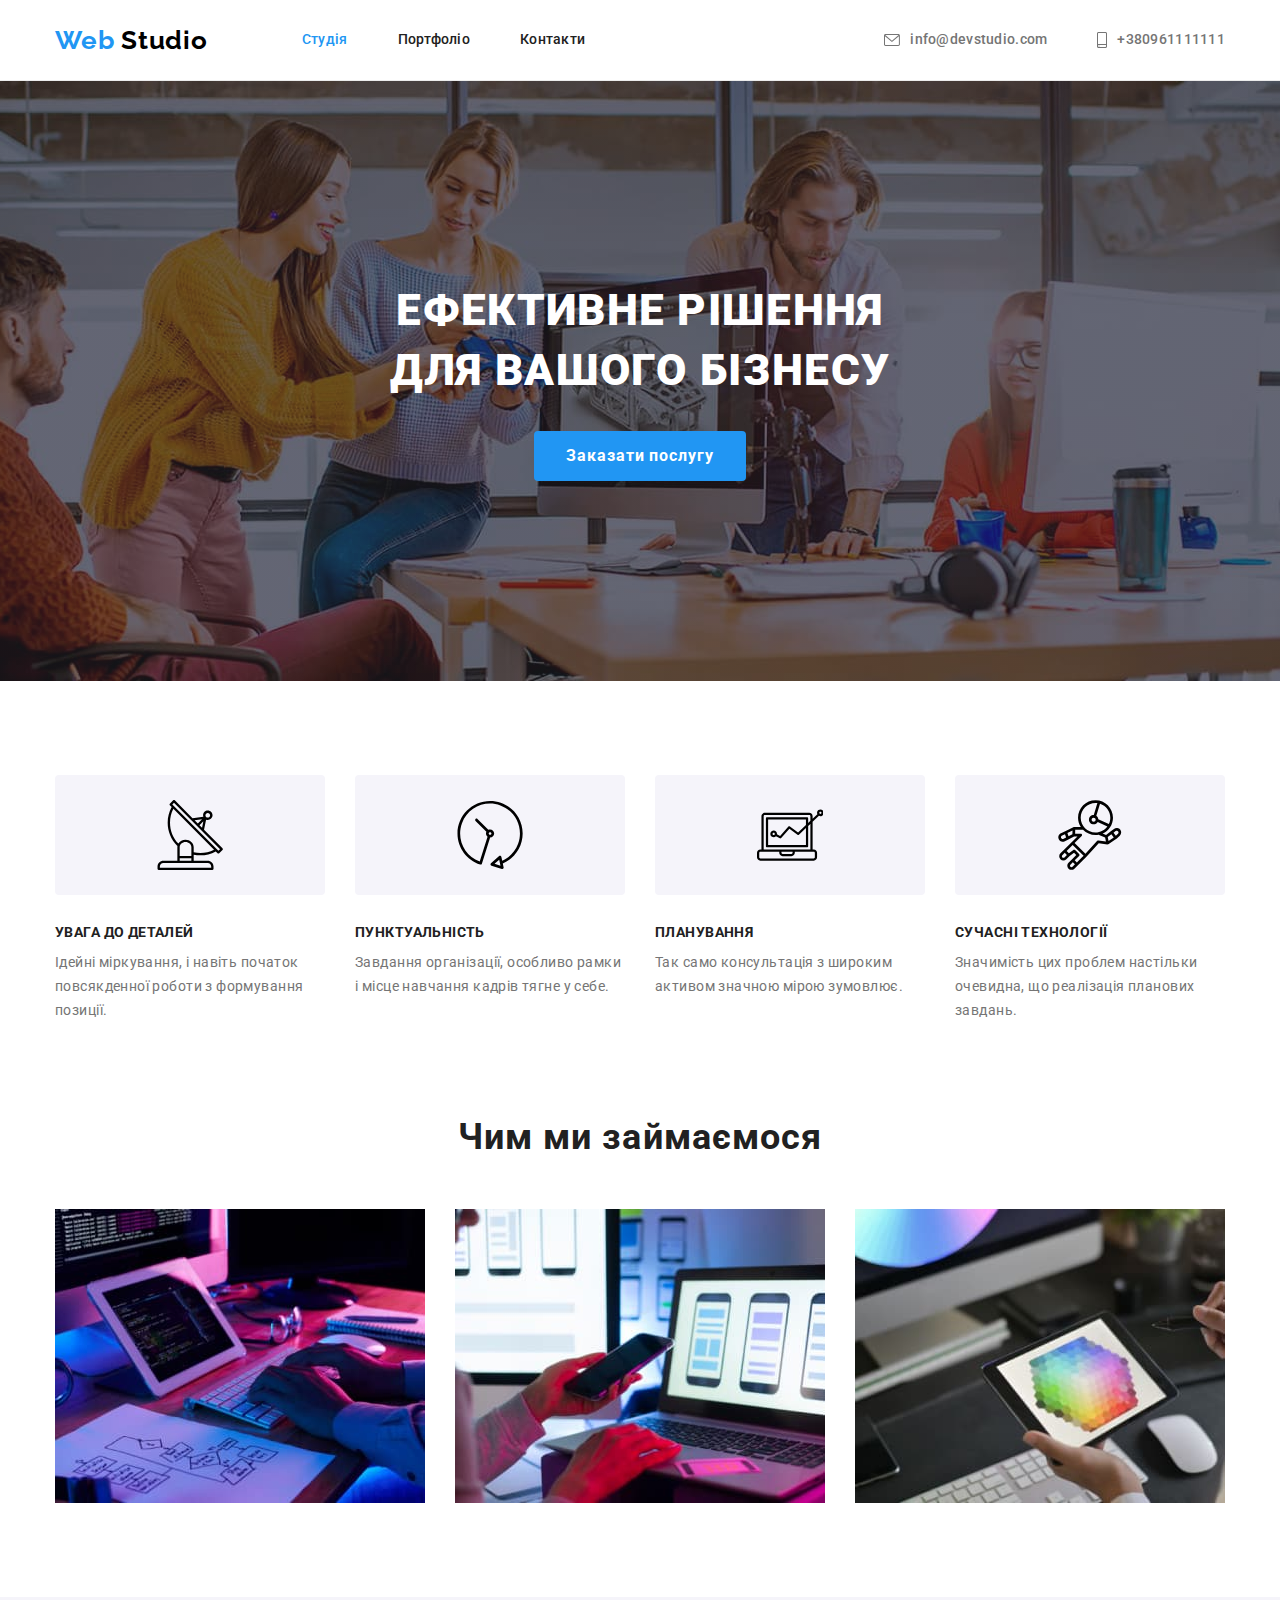
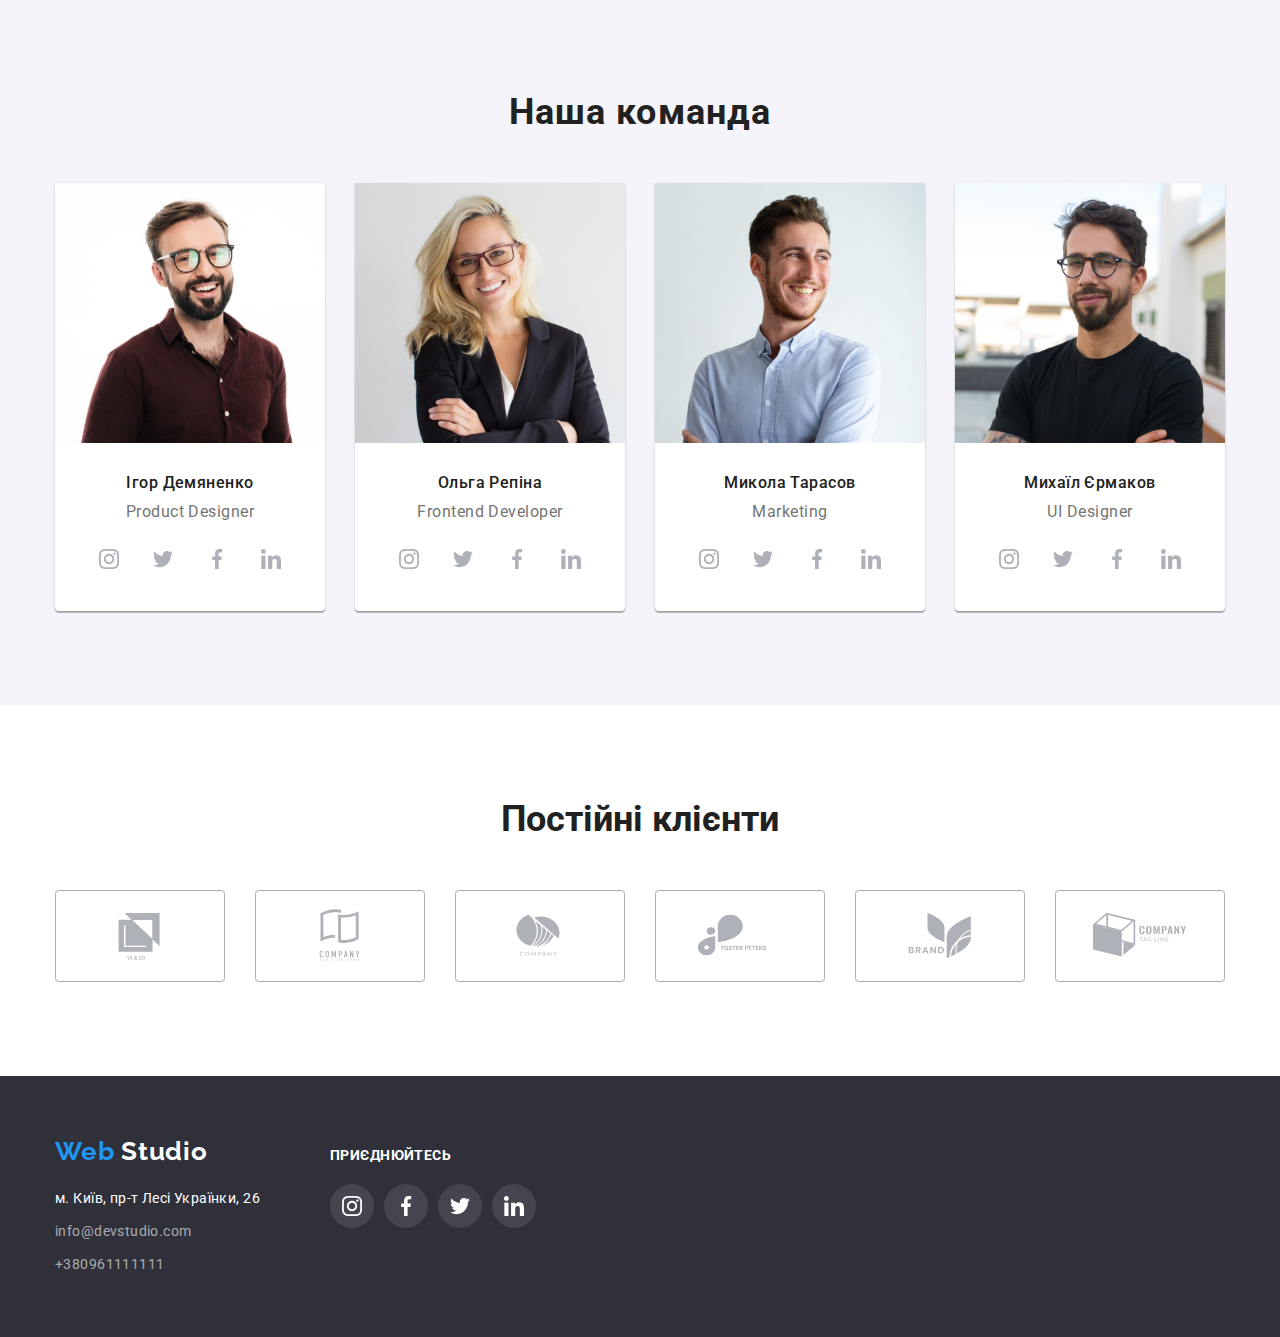
<file: index.html>
<!DOCTYPE html>
<html lang="uk">
  <head>
    <meta charset="UTF-8" />
    <meta http-equiv="X-UA-Compatible" content="IE=edge" />
    <meta name="viewport" content="width=device-width, initial-scale=1.0" />
    <title>Студія</title>
    <link rel="preconnect" href="https://fonts.googleapis.com" />
    <link rel="preconnect" href="https://fonts.gstatic.com" crossorigin />
    <link
      href="https://fonts.googleapis.com/css2?family=Raleway:wght@700&family=Roboto:wght@400;500;700;900&display=swap"
      rel="stylesheet"
    />
    <link
      rel="stylesheet"
      href="https://cdnjs.cloudflare.com/ajax/libs/modern-normalize/1.1.0/modern-normalize.min.css"
    />
    <link rel="stylesheet" href="./css/styles.css" />
  </head>
  <!--------Header----------->
  <body>
    <header class="header">
      <div class="container header-main">
        <a lang="en" class="header-logo link" href="./index.html">
          <span class="header-blue-logo">Web</span>
          Studio
        </a>
        <nav class="header-nav">
          <ul class="navigation list">
            <li class="navigation-item">
              <a class="header-link link current" href="./index.html">Студія</a>
            </li>
            <li class="navigation-item">
              <a class="header-link link" href="./portfolio.html">Портфоліо</a>
            </li>
            <li class="navigation-item">
              <a class="header-link link" href="/">Контакти</a>
            </li>
          </ul>
        </nav>
        <!------------Header contacts----------->
        <ul class="header-list list">
          <li class="header-item">
            <a class="header-contacts link" href="mailto:info@devstudio.com">
              <svg class="icon-envelope" width="16" height="12">
                <use href="./images/icons.svg#icon-envelope"></use>
              </svg>
              info@devstudio.com
            </a>
          </li>
          <li class="header-item">
            <a class="header-contacts link" href="tel:+380961111111">
              <svg class="icon-smartphone" width="10" height="16">
                <use href="./images/icons.svg#icon-smartphone"></use>
              </svg>
              +380961111111
            </a>
          </li>
        </ul>
      </div>
    </header>
    <!-----------------------------------------Hero--------------------------------->
    <main>
      <section class="hero-studia-section">
        <div class="container">
          <h1 class="hero-titile">
            Ефективне рішення
            <br />
            для вашого бізнесу
          </h1>
          <button class="hero-button" type="button">Заказати послугу</button>
        </div>
      </section>
      <!----------Features----------->
      <section class="section">
        <div class="container">
          <h2 class="features-section-title visually-hidden">Переваги</h2>
          <ul class="features-list list">
            <li class="features-list-item">
              <div class="features-icon">
                <svg width="66" height="70">
                  <use href="./images/icons.svg#icon-vector"></use>
                </svg>
              </div>
              <h3 class="features-list-title">Увага до деталей</h3>
              <p class="features-list-text">
                Ідейні міркування, і навіть початок повсякденної роботи з формування позиції.
              </p>
            </li>
            <li class="features-list-item">
              <div class="features-icon">
                <svg width="66" height="70">
                  <use href="./images/icons.svg#icon-clock"></use>
                </svg>
              </div>
              <h3 class="features-list-title">Пунктуальність</h3>
              <p class="features-list-text">
                Завдання організації, особливо рамки і місце навчання кадрів тягне у себе.
              </p>
            </li>
            <li class="features-list-item">
              <div class="features-icon">
                <svg width="66" height="70">
                  <use href="./images/icons.svg#icon-laptop"></use>
                </svg>
              </div>
              <h3 class="features-list-title">Планування</h3>
              <p class="features-list-text">
                Так само консультація з широким активом значною мірою зумовлює.
              </p>
            </li>
            <li class="features-list-item">
              <div class="features-icon">
                <svg width="66" height="70">
                  <use href="./images/icons.svg#icon-cosmonavt"></use>
                </svg>
              </div>
              <h3 class="features-list-title">Сучасні технології</h3>
              <p class="features-list-text">
                Значимість цих проблем настільки очевидна, що реалізація планових завдань.
              </p>
            </li>
          </ul>
        </div>
      </section>
      <!------------Our works----------------->
      <section class="section work-section">
        <div class="container">
          <h2 class="work-title">Чим ми займаємося</h2>
          <ul class="works list">
            <li class="works-item">
              <img
                class="works-image"
                src="./images/box1.jpg"
                alt="Створенням веб сайту"
                width="370"
                height="294"
              />
            </li>
            <li class="works-item">
              <img
                class="works-image"
                src="./images/box2.jpg"
                alt="Адаптивна верстка"
                width="370"
                height="294"
              />
            </li>
            <li class="works-item">
              <img
                class="works-image"
                src="./images/box3.jpg"
                alt="Дизайном Вашої ідеї"
                width="370"
                height="294"
              />
            </li>
          </ul>
        </div>
      </section>
      <!---------------------Team---------------------->
      <section class="section team-section">
        <div class="container">
          <h2 class="section-title">Наша команда</h2>
          <ul class="team list">
            <li class="team-item">
              <img
                class="team-image"
                src="./images/photo1.jpg"
                alt="фото Ігоря"
                width="270"
                height="260"
              />
              <div class="team-card">
                <h3 class="team-title">Ігор Демяненко</h3>
                <p class="team-text">Product Designer</p>
                <ul class="social-list list">
                  <li class="social-item">
                    <a href class="social-link">
                      <svg class="social-icons" width="20" height="20">
                        <use href="./images/icons.svg#icon-instagram"></use>
                      </svg>
                    </a>
                  </li>
                  <li class="social-item">
                    <a href class="social-link">
                      <svg class="social-icons" width="20" height="20">
                        <use href="./images/icons.svg#icon-twitter"></use>
                      </svg>
                    </a>
                  </li>
                  <li class="social-item">
                    <a href class="social-link">
                      <svg class="social-icons" width="20" height="20">
                        <use href="./images/icons.svg#icon-facebook"></use>
                      </svg>
                    </a>
                  </li>
                  <li class="social-item">
                    <a href class="social-link">
                      <svg class="social-icons" width="20" height="20">
                        <use href="./images/icons.svg#icon-linkedin"></use>
                      </svg>
                    </a>
                  </li>
                </ul>
              </div>
            </li>
            <li class="team-item">
              <img
                class="team-image"
                src="./images/photo2.jpg"
                alt="фото Ольги"
                width="270"
                height="260"
              />
              <div class="team-card">
                <h3 class="team-title">Ольга Репіна</h3>
                <p class="team-text">Frontend Developer</p>
                <ul class="social-list list">
                  <li class="social-item">
                    <a href class="social-link">
                      <svg class="social-icons" width="20" height="20">
                        <use href="./images/icons.svg#icon-instagram"></use>
                      </svg>
                    </a>
                  </li>
                  <li class="social-item">
                    <a href class="social-link">
                      <svg class="social-icons" width="20" height="20">
                        <use href="./images/icons.svg#icon-twitter"></use>
                      </svg>
                    </a>
                  </li>
                  <li class="social-item">
                    <a href class="social-link">
                      <svg class="social-icons" width="20" height="20">
                        <use href="./images/icons.svg#icon-facebook"></use>
                      </svg>
                    </a>
                  </li>
                  <li class="social-item">
                    <a href class="social-link">
                      <svg class="social-icons" width="20" height="20">
                        <use href="./images/icons.svg#icon-linkedin"></use>
                      </svg>
                    </a>
                  </li>
                </ul>
              </div>
            </li>
            <li class="team-item">
              <img
                class="team-image"
                src="./images/photo3.jpg"
                alt="фото Миколи"
                width="270"
                height="260"
              />
              <div class="team-card">
                <h3 class="team-title">Микола Тарасов</h3>
                <p class="team-text">Marketing</p>
                <ul class="social-list list">
                  <li class="social-item">
                    <a href class="social-link">
                      <svg class="social-icons" width="20" height="20">
                        <use href="./images/icons.svg#icon-instagram"></use>
                      </svg>
                    </a>
                  </li>
                  <li class="social-item">
                    <a href class="social-link">
                      <svg class="social-icons" width="20" height="20">
                        <use href="./images/icons.svg#icon-twitter"></use>
                      </svg>
                    </a>
                  </li>
                  <li class="social-item">
                    <a href class="social-link">
                      <svg class="social-icons" width="20" height="20">
                        <use href="./images/icons.svg#icon-facebook"></use>
                      </svg>
                    </a>
                  </li>
                  <li class="social-item">
                    <a href class="social-link">
                      <svg class="social-icons" width="20" height="20">
                        <use href="./images/icons.svg#icon-linkedin"></use>
                      </svg>
                    </a>
                  </li>
                </ul>
              </div>
            </li>
            <li class="team-item">
              <img
                class="team-image"
                src="./images/photo4.jpg"
                alt="фото Михаїла"
                width="270"
                height="260"
              />
              <div class="team-card">
                <h3 class="team-title">Михаїл Єрмаков</h3>
                <p class="team-text">UI Designer</p>
                <ul class="social-list list">
                  <li class="social-item">
                    <a href class="social-link">
                      <svg class="social-icons" width="20" height="20">
                        <use href="./images/icons.svg#icon-instagram"></use>
                      </svg>
                    </a>
                  </li>
                  <li class="social-item">
                    <a href class="social-link">
                      <svg class="social-icons" width="20" height="20">
                        <use href="./images/icons.svg#icon-twitter"></use>
                      </svg>
                    </a>
                  </li>
                  <li class="social-item">
                    <a href class="social-link">
                      <svg class="social-icons" width="20" height="20">
                        <use href="./images/icons.svg#icon-facebook"></use>
                      </svg>
                    </a>
                  </li>
                  <li class="social-item">
                    <a href class="social-link">
                      <svg class="social-icons" width="20" height="20">
                        <use href="./images/icons.svg#icon-linkedin"></use>
                      </svg>
                    </a>
                  </li>
                </ul>
              </div>
            </li>
          </ul>
        </div>
      </section>
      <!---------------Clients-------------->
      <section class="section clients">
        <div class="container">
          <h2 class="clients-title">Постійні клієнти</h2>
          <ul class="clients-list list">
            <li class="clients-item">
              <a href="" class="clients-link">
                <svg widht="106" height="60">
                  <use href="./images/icons.svg#icon-logo1"></use>
                </svg>
              </a>
            </li>
            <li class="clients-item">
              <a href="" class="clients-link">
                <svg width="106" height="60">
                  <use href="./images/icons.svg#icon-logo2"></use>
                </svg>
              </a>
            </li>
            <li class="clients-item">
              <a href="" class="clients-link">
                <svg width="106" height="60">
                  <use href="./images/icons.svg#icon-logo3"></use>
                </svg>
              </a>
            </li>
            <li class="clients-item">
              <a href="" class="clients-link">
                <svg width="106" height="60">
                  <use href="./images/icons.svg#icon-logo4"></use>
                </svg>
              </a>
            </li>
            <li class="clients-item">
              <a href="" class="clients-link">
                <svg width="106" height="60">
                  <use href="./images/icons.svg#icon-logo5"></use>
                </svg>
              </a>
            </li>
            <li class="clients-item">
              <a href="" class="clients-link">
                <svg width="106" height="60">
                  <use href="./images/icons.svg#icon-logo6"></use>
                </svg>
              </a>
            </li>
          </ul>
        </div>
      </section>
    </main>
    <!------------------Footer-------------->
    <footer class="footer">
      <div class="container">
        <div class="footer-flex">
          <a lang="en" class="footer-logo link" href="./index.html">
            <span class="footer-blue-logo">Web</span>
            Studio
          </a>
          <!-------Footer contacts--------->
          <address class="footer-contacts">
            <ul class="footer-list list">
              <li class="footer-item">
                <a
                  class="footer-adress link"
                  href="https://goo.gl/maps/HSE5JAR4KQZCMENW9"
                  target="_blank"
                  rel="noreferrer noopener"
                >
                  м. Київ, пр-т Лесі Українки, 26
                </a>
              </li>
              <li class="footer-item">
                <a class="footer-link link" href="mailto:info@devstudio.com">info@devstudio.com</a>
              </li>
              <li class="footer-item">
                <a class="footer-link link" href="tel:+380961111111">+380961111111</a>
              </li>
            </ul>
          </address>
        </div>
        <div class="acept">
          <h3 class="acept-title">приєднюйтесь</h3>
          <ul class="acept-list list">
            <li class="acept-item">
              <a href="" class="acept-link">
                <svg class="acept-icons" width="20" height="20">
                  <use href="./images/icons.svg#icon-instagram"></use>
                </svg>
              </a>
            </li>
            <li class="acept-item">
              <a href="" class="acept-link">
                <svg class="acept-icons" width="20" height="20">
                  <use href="./images/icons.svg#icon-facebook"></use>
                </svg>
              </a>
            </li>
            <li class="acept-item">
              <a href="" class="acept-link">
                <svg class="acept-icons" width="20" height="20">
                  <use href="./images/icons.svg#icon-twitter"></use>
                </svg>
              </a>
            </li>
            <li class="acept-item">
              <a href="" class="acept-link">
                <svg class="acept-icons" width="20" height="20">
                  <use href="./images/icons.svg#icon-linkedin"></use>
                </svg>
              </a>
            </li>
          </ul>
        </div>
      </div>
    </footer>
  </body>
</html>
</file>
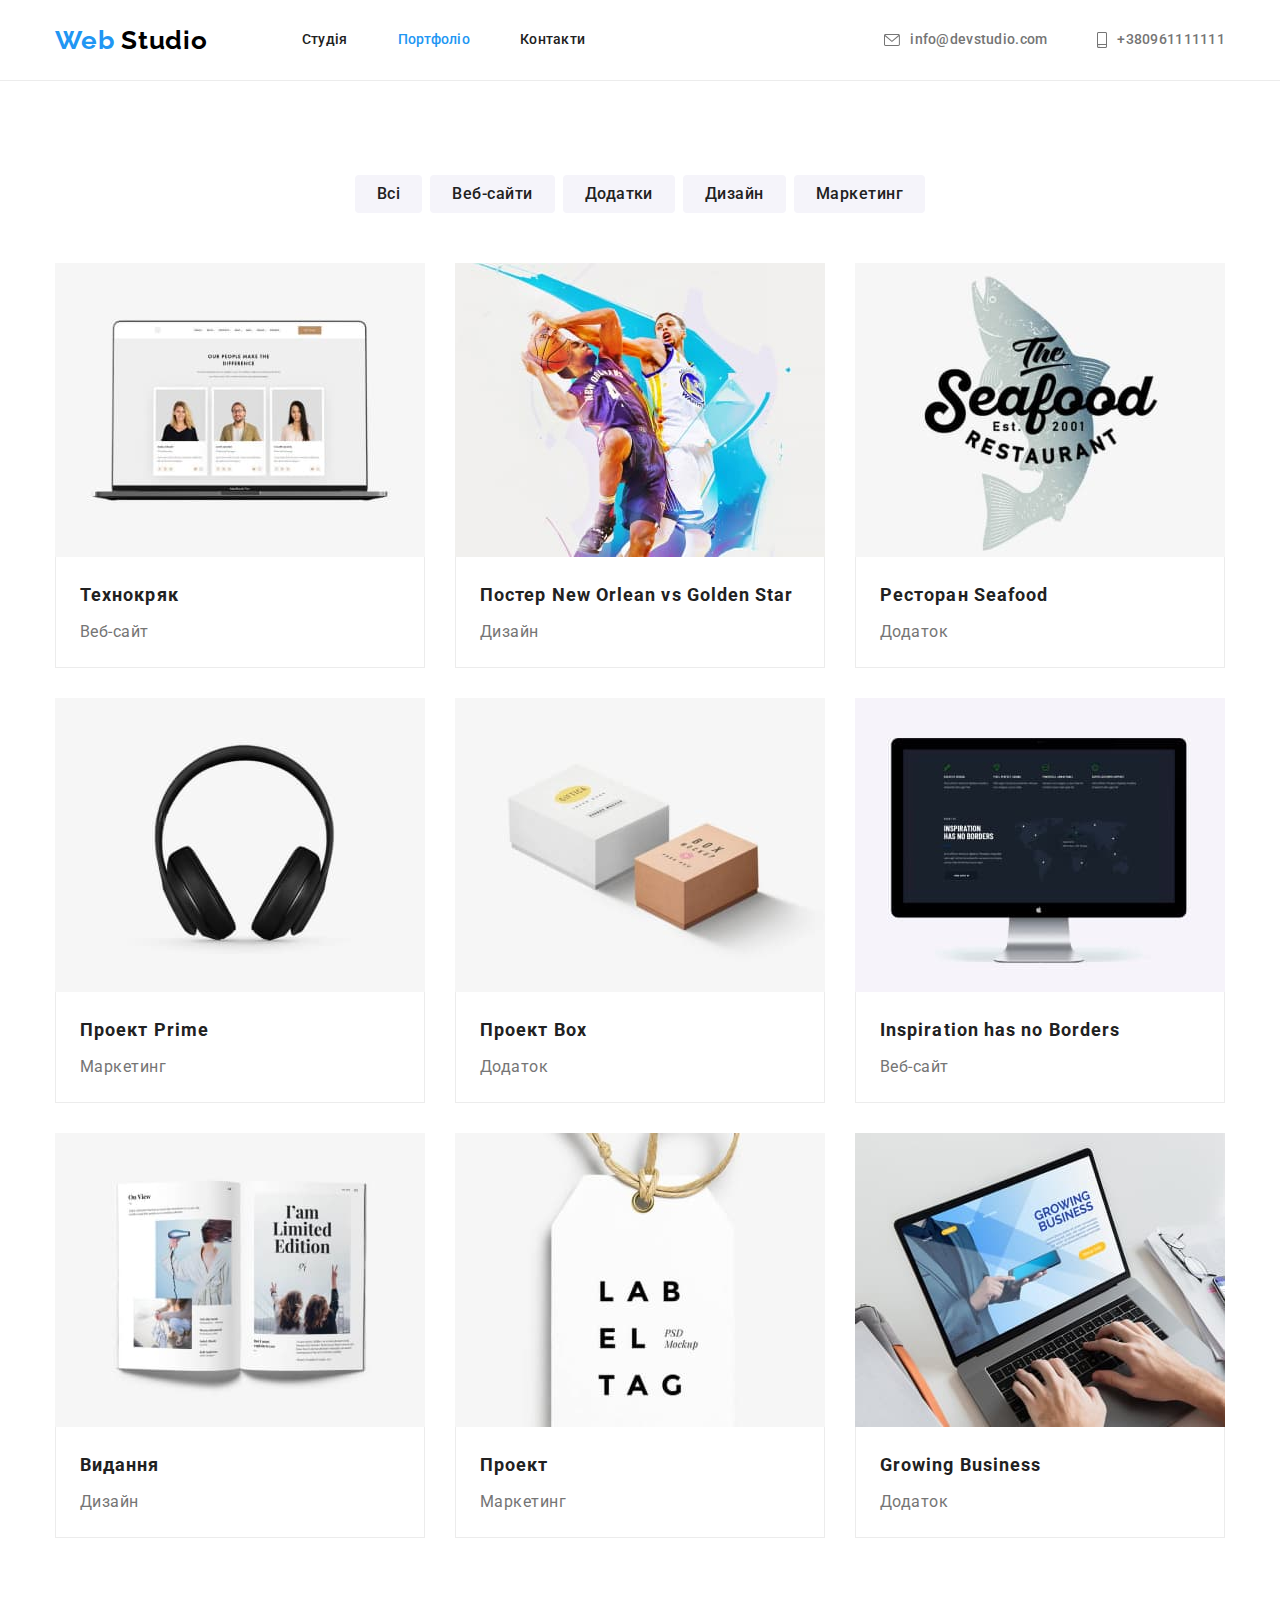
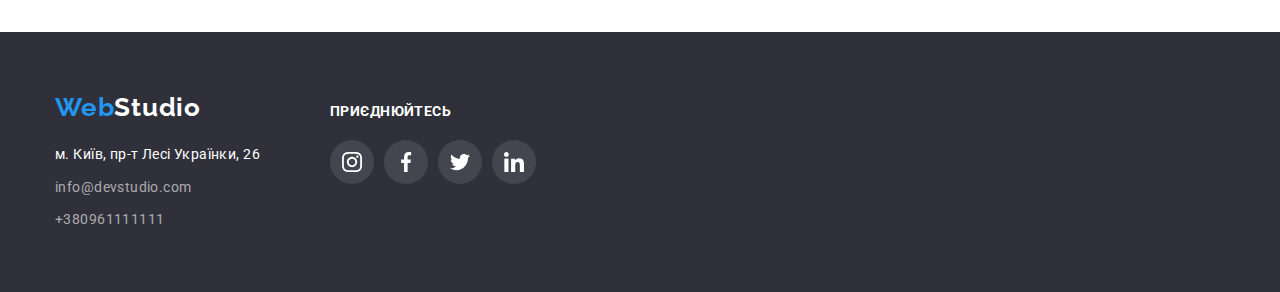
<file: portfolio.html>
<!DOCTYPE html>
<html lang="uk">
<head>
<meta charset="UTF-8" />
<meta
http-equiv="X-UA-Compatible"
content="IE=edge"/>
<meta name="viewport"
			content="width=device-width, initial-scale=1.0"
		/>
		<title>Портфоліо</title>
		<link
			rel="preconnect"
			href="https://fonts.googleapis.com"
		/>
		<link
			rel="preconnect"
			href="https://fonts.gstatic.com"
			crossorigin
		/>
		<link
			href="https://fonts.googleapis.com/css2?family=Raleway:wght@700&family=Roboto:wght@400;500;700;900&display=swap"
			rel="stylesheet"
		/>
		<link
			rel="stylesheet"
			href="https://cdnjs.cloudflare.com/ajax/libs/modern-normalize/1.1.0/modern-normalize.min.css"
		/>
		<link
			rel="stylesheet"
			href="./css/styles.css"
		/>
	</head>
	<!--шапка-->
	<body>
		<header class="header">
			<div class="container header-main">
				<a
					lang="en"
					class="header-logo link"
					href="./index.html"
				>
					<span class="header-blue-logo">Web</span>
					Studio
				</a>
				<nav class="header-nav">
					<ul class="navigation list">
						<li class="navigation-item">
							<a
								class="header-link link"
								href="./index.html"
							>
								Студія
							</a>
						</li>
						<li class="navigation-item">
							<a
								class="header-link link current"
								href="./portfolio.html"
							>
								Портфоліо
							</a>
						</li>
						<li class="navigation-item">
							<a
								class="header-link link"
								href="/"
							>
								Контакти
							</a>
						</li>
					</ul>
				</nav>
				<ul class="header-list list">
					<li class="header-item">
						<a
							class="header-contacts link"
							href="mailto:info@devstudio.com"
						><svg class="icon-envelope" width="16" height="12">
                <use href="./images/icons.svg#icon-envelope"></use>
              </svg>info@devstudio.com</a>
					</li>
					<li class="header-item">
						<a
							class="header-contacts link"
							href="tel:+380961111111"
						><svg class="icon-smartphone" width="10" height="16">
                <use href="./images/icons.svg#icon-smartphone"></use>
              </svg>+380961111111</a></li></ul>
			</div>
		</header>
		<!--Hero-->
		<main>
			<section class="section">
				<div class="container">
					<h1 class="filter-title visually-hidden">Наші роботи</h1>
					<ul class="filter list">
						<li class="filter-item">
							<button
								type="button"
								class="filter-buttom"
							>
								Всі
							</button>
						</li>
						<li class="filter-item">
							<button
								type="button"
								class="filter-buttom"
							>
								Веб-сайти
							</button>
						</li>
						<li class="filter-item">
							<button
								type="button"
								class="filter-buttom"
							>
								Додатки
							</button>
						</li>
						<li class="filter-item">
							<button
								type="button"
								class="filter-buttom"
							>
								Дизайн
							</button>
						</li>
						<li class="filter-item">
							<button
								type="button"
								class="filter-buttom"
							>
								Маркетинг
							</button>
						</li>
					</ul>
					<ul class="portfolio-list list">
						<li class="portfolio-list-item">
							<a
								class="postfolio-list-link link"
								href=""
							>
								<img
									class="portfolio-list-image"
									src="./images/portfolio1.jpg"
									alt="Відкитий ноутбук із сайтом технокряк"
									width="370"
									height="294"
								/>
								<div class="portfolio-content">
									<h2 class="portfolio-list-title">Технокряк</h2>
									<p class="portfolio-list-text">Веб-сайт</p>
								</div>
							</a>
						</li>
						<li class="portfolio-list-item">
							<a
								class="postfolio-list-link link"
								href=""
							>
								<img
									class="portfolio-list-image"
									src="./images/portfolio2.jpg"
									alt="баскетбол"
									width="370"
									height="294"
								/>
								<div class="portfolio-content">
									<h2 class="portfolio-list-title">
										Постер
										<span lang="en">New Orlean vs Golden Star</span>
									</h2>
									<p class="portfolio-list-text">Дизайн</p>
								</div>
							</a>
						</li>
						<li class="portfolio-list-item">
							<a
								class="postfolio-list-link link"
								href=""
							>
								<img
									class="portfolio-list-image"
									src="./images/portfolio3.jpg"
									alt="логотип ресторану"
									width="370"
									height="294"
								/>
								<div class="portfolio-content">
									<h2 class="portfolio-list-title">
										Ресторан
										<span lang="en">Seafood</span>
									</h2>
									<p class="portfolio-list-text">Додаток</p>
								</div>
							</a>
						</li>
						<li class="portfolio-list-item">
							<a
								class="postfolio-list-link link"
								href=""
							>
								<img
									class="portfolio-list-image"
									src="./images/portfolio4.jpg"
									alt="навушники"
									width="370"
									height="294"
								/>
								<div class="portfolio-content">
									<h2 class="portfolio-list-title">
										Проект
										<span lang="en">Prime</span>
									</h2>
									<p class="portfolio-list-text">Маркетинг</p>
								</div>
							</a>
						</li>
						<li class="portfolio-list-item">
							<a
								class="postfolio-list-link link"
								href=""
							>
								<img
									class="portfolio-list-image"
									src="./images/portfolio5.jpg"
									alt="два бохи"
									width="370"
									height="294"
								/>
								<div class="portfolio-content">
									<h2 class="portfolio-list-title">
										Проект
										<span lang="en">Box</span>
									</h2>
									<p class="portfolio-list-text">Додаток</p>
								</div>
							</a>
						</li>
						<li class="portfolio-list-item">
							<a
								class="postfolio-list-link link"
								href=""
							>
								<img
									class="portfolio-list-image"
									src="./images/portfolio6.jpg"
									alt="монітор компютера"
									width="370"
									height="294"
								/>
								<div class="portfolio-content">
									<h2 class="portfolio-list-title">Inspiration has no Borders</h2>
									<p class="portfolio-list-text">Веб-сайт</p>
								</div>
							</a>
						</li>
						<li class="portfolio-list-item">
							<a
								class="postfolio-list-link link"
								href=""
							>
								<img
									class="portfolio-list-image"
									src="./images/portfolio7.jpg"
									alt="Журнал"
									width="370"
									height="294"
								/>
								<div class="portfolio-content">
									<h2 class="portfolio-list-title">
										Видання
										<span
											lang="en"
											Limited
											Edition
										></span>
									</h2>
									<p class="portfolio-list-text">Дизайн</p>
								</div>
							</a>
						</li>
						<li class="portfolio-list-item">
							<a
								class="postfolio-list-link link"
								href=""
							>
								<img
									class="portfolio-list-image"
									src="./images/portfolio8.jpg"
									alt="бірка LAB"
									width="370"
									height="294"
								/>
								<div class="portfolio-content">
									<h2 class="portfolio-list-title">
										Проект
										<span
											lang="en"
											LAB
										></span>
									</h2>
									<p class="portfolio-list-text">Маркетинг</p>
								</div>
							</a>
						</li>
						<li class="portfolio-list-item">
							<a
								class="postfolio-list-link link"
								href=""
							>
								<img
									class="portfolio-list-image"
									src="./images/portfolio9.jpg"
									alt="робота за макбуком"
									width="370"
									height="294"
								/>
								<div class="portfolio-content">
									<h2 class="portfolio-list-title">Growing Business</h2>
									<p class="portfolio-list-text">Додаток</p>
								</div>
							</a>
						</li>
					</ul>
				</div>
			</section>
		</main>
		<!--футер-->
    <footer class="footer">
    <div class="container">
        <div class="footer-flex"> 
        <a lang="en" class="footer-logo link" href="./index.html"><span class="footer-blue-logo">Web</span>Studio
        </a>
        <!-------Footer contacts--------->
        <address class="footer-contacts">
        <ul class="footer-list list">
            <li class="footer-item"><a
                class="footer-adress link"
                href="https://goo.gl/maps/HSE5JAR4KQZCMENW9"
                target="_blank"
                rel="noreferrer noopener">
                м. Київ, пр-т Лесі Українки, 26
            </a>
            </li>
            <li class="footer-item">
            <a class="footer-link link" href="mailto:info@devstudio.com">info@devstudio.com</a>
            </li>
            <li class="footer-item">
            <a class="footer-link link" href="tel:+380961111111">+380961111111</a>
            </li>
        </ul>
        </address>
        </div>
        <div class="acept">
            <h3 class="acept-title">приєднюйтесь</h3>
            <ul class="acept-list list">
                <li class="acept-item"><a href="" class="acept-link">
                    <svg class="acept-icons" width="20" height="20">
                        <use href="./images/icons.svg#icon-instagram"></use>
                    </svg>
                </a></li>
                <li class="acept-item"><a href="" class="acept-link">
                    <svg class="acept-icons" width="20" height="20">
                        <use href="./images/icons.svg#icon-facebook"></use>
                    </svg>
                </a></li>
                <li class="acept-item"><a href="" class="acept-link">
                    <svg class="acept-icons" width="20" height="20">
                        <use href="./images/icons.svg#icon-twitter"></use>
                    </svg>
                </a></li>
                <li class="acept-item"><a href="" class="acept-link">
                    <svg class="acept-icons" width="20" height="20">
                        <use href="./images/icons.svg#icon-linkedin"></use>
                    </svg>
                </a></li>
            </ul>
        </div>
    </div>
    </footer>
		</footer>
	</body>
</html>
</file>
<file: css/styles.css>
:root {
  --accent-color: #2196f3;
  --second-accent-color: #188ce8;
  --primary-text-color: #212121;
  --second-text-color: #757575;
  --footer-background: #2f303a;
  --background-color: #ffffff;
  --background-buttom-color: #f5f4fa;
  --lighter-color: rgba(255, 255, 255, 0.6);
  --black-color: #000000;
  --second-background-color: #f5f4fa;
  --icons-color: #afb1b8;
}

body {
  font-family: 'Roboto', sans-serif;
  color: var(--primary-text-color);
  background-color: #ffffff;
}
p,
h1,
h2,
h3,
h4,
h5,
h6 {
  margin: 0;
}

ul,
ol {
  margin: 0;
  padding-left: 0;
}

a {
  color: currentColor;
}

address {
  font-style: normal;
}
.link {
  text-decoration: none;
  font-style: normal;
}

.button {
  cursor: pointer;
}

img {
  display: block;
  height: auto;
  max-width: 100%;
}

.list {
  list-style: none;
}
.text-link:active {
  color: var(--accent-color);
}
.header-link.current {
  color: var(--accent-color);
}
.visually-hidden {
  position: absolute;
  width: 1px;
  height: 1px;
  margin: -1px;
  border: 0;
  padding: 0;
  white-space: nowrap;
  clip-path: inset(100%);
  clip: rect(0 0 0 0);
  overflow: hidden;
}

.container {
  width: 1200px;
  margin-left: auto;
  margin-right: auto;
  padding-left: 15px;
  padding-right: 15px;
  /*outline: 3px solid red;*/
}
.section {
  padding-top: 94px;
  padding-bottom: 94px;
}

/*---------header------------*/
.header {
  border-bottom: 1px solid #ececec;
}
.navigation {
  display: flex;
}
.header-main {
  display: flex;
  align-items: center;
}
.navigation-item {
  align-items: center;
  margin-right: auto;
}
.navigation-item:not(:last-child) {
  margin-right: 50px;
}
.header-link {
  font-weight: 500;
  font-size: 14px;
  line-height: 1.14;
  letter-spacing: 0.02em;
  color: var(--primary-text-color);
  padding-top: 32px;
  padding-bottom: 32px;
  display: block;
}
.header-list {
  margin-left: auto;
  display: flex;
}

.header-link:hover,
.header-link:focus {
  color: var(--accent-color);
}
/*------ header Logo---------*/

.header-logo {
  margin-right: 94px;
}

.header-logo {
  font-family: 'Raleway', sans-serif;
  font-weight: 700;
  font-size: 26px;
  line-height: 1.19;
  letter-spacing: 0.03em;
  color: var(--black-color);
}
.header-blue-logo {
  font-family: 'Raleway', sans-serif;
  font-weight: 700;
  font-size: 26px;
  line-height: 1.19;
  letter-spacing: 0.03em;
  color: var(--accent-color);
}

/*-----------------header contacts------------------*/
.header-contacts {
  display: flex;
  align-items: center;
  padding-top: 32px;
  padding-bottom: 32px;
  font-weight: 500;
  font-size: 14px;
  line-height: 1.14;
  letter-spacing: 0.02em;
  color: var(--second-text-color);
}

.header-contacts:hover,
.header-contacts:focus {
  color: var(--accent-color);
}
.header-item:not(:last-child) {
  margin-right: 50px;
}
.icon-smartphone {
  display: flex;
  align-items: center;
  display: inline-block;
  fill: currentColor;
  margin-right: 10px;
}
.icon-envelope {
  display: flex;
  display: inline-block;
  align-items: center;
  fill: currentColor;
  margin-right: 10px;
}

/*--------------Studia---------------*/
/* ----------Hero------------*/
.hero-studia-section {
  background-color: var(--footer-background);
  padding-top: 200px;
  padding-bottom: 200px;
  text-align: center;
  max-width: 1600px;
  min-height: 600px;
  margin-left: auto;
  margin-right: auto;
  background-image: linear-gradient(rgba(47, 48, 58, 0.4), rgba(47, 48, 58, 0.4)),
    url('../images/bgcstudia.jpg');
  background-position: center;
  background-repeat: no-repeat;
  background-size: cover;
}
.hero-titile {
  font-weight: 900;
  font-size: 44px;
  line-height: 1.36;
  letter-spacing: 0.03em;
  text-align: center;
  text-transform: uppercase;
  color: var(--background-color);
  max-width: 696px;
  margin-left: auto;
  margin-right: auto;
  margin-bottom: 30px;
}
.hero-button {
  font-family: inherit;
  font-weight: 700;
  font-size: 16px;
  line-height: 1.88;
  letter-spacing: 0.06em;
  text-align: center;
  border-style: none;
  border-radius: 4px;
  background-color: var(--accent-color);
  color: var(--background-color);
  /*box-shadow: rgba(0, 0, 0, 0.15);*/
  display: block;
  margin: 0 auto;
  cursor: pointer;
  padding: 10px 32px;
  min-width: 200px;
  height: 50px;
}
.hero-button:hover,
.hero-button:focus {
  color: var(--second-accent-color);
}
/*--------------features---------------*/
.main-section {
  background-color: var(--background-color);
}

.features-list {
  display: flex;
}
.features-list-item {
  width: 270px;
}
/*.features-list-item.icon-vector::before {
  display: block;
  content: '';
  height: 70px;
  background-image: url(../images/Vector.png);
  margin-bottom: 30px;
  background-color: rgba(245, 244, 250, 1);
  background-size: contain;
  background-repeat: no-repeat;
  background-position: center;
}*/

.features-icon {
  display: flex;
  align-items: center;
  justify-content: center;
  background-color: #f5f4fa;
  border-radius: 4px;
  width: 270px;
  height: 120px;
  margin-bottom: 30px;
}
.features-list-item:not(:last-child) {
  margin-right: 30px;
}
.features-list-title {
  font-weight: 700;
  font-size: 14px;
  line-height: 1.14;
  letter-spacing: 0.03em;
  text-transform: uppercase;
  color: var(--primary-text-color);
  margin-bottom: 10px;
}
.features-list-text {
  font-size: 14px;
  line-height: 1.71;
  letter-spacing: 0.03em;
  color: var(--second-text-color);
}
/*-----------our work--------------*/
.work-section {
  padding-top: 0px;
}

.work-title {
  font-weight: 700;
  font-size: 36px;
  line-height: 1.16;
  text-align: center;
  letter-spacing: 0.03em;
  color: var(--primary-text-color);
  margin-bottom: 50px;
}
.works {
  display: flex;
  padding: 0px;
}
.works-item:not(:last-child) {
  margin-right: 30px;
}
/*----------------Our Team-----------------*/
.team-section {
  background: var(--second-background-color);
}
.team {
  display: flex;
}
.team-item:not(:last-child) {
  margin-right: 30px;
}
.team-item {
  background-color: var(--background-color);
  box-shadow: 0px 1px 3px rgba(0, 0, 0, 0.12), 0px 1px 1px rgba(0, 0, 0, 0.14),
    0px 2px 1px rgba(0, 0, 0, 0.2);
  border-radius: 0px 0px 4px 4px;
}
.team-card {
  padding-top: 30px;
  padding-bottom: 30px;
}

.section-title {
  font-weight: 700;
  font-size: 36px;
  line-height: 1.17;
  letter-spacing: 0.03em;
  text-align: center;
  margin-bottom: 50px;
}
.team-title {
  font-weight: 500;
  font-size: 16px;
  line-height: 1.19;
  letter-spacing: 0.03em;
  color: var(--primary-text-color);
  text-align: center;
  margin-bottom: 10px;
}
.team-text {
  font-size: 16px;
  line-height: 1.19;
  letter-spacing: 0.03em;
  color: var(--second-text-color);
  text-align: center;
  padding-right: auto;
  padding-left: auto;
}
.social-list {
  display: flex;
  align-items: center;
  justify-content: center;
  margin-top: 16px;
}
.social-item:not(:last-child) + :not(:first-child) {
  margin-left: 10px;
}
.social-link {
  display: flex;
  width: 44px;
  height: 44px;
  border-radius: 50%;
  justify-content: center;
  align-items: center;
  fill: var(--icons-color);
}
.social-icons {
  width: 20px;
  height: 20px;
}
.social-link:hover,
.social-link:focus {
  background-color: var(--accent-color);
  fill: #ffffff;
}

/*-------------Clients--------------*/

.clients-title {
  font-weight: 700;
  font-size: 36px;
  line-height: 42px;
  line-height: 1.16;
  text-align: center;
  letter-spacing: 0.03;
  color: var(--primary-text-color);
  margin-bottom: 50px;
}
.clients-item:not(:last-child) {
  margin-right: 30px;
  background-color: inherit;
}
.clients-list {
  display: flex;
  justify-content: center;
}
.clients-link {
  width: 170px;
  height: 92px;
  display: flex;
  justify-content: center;
  align-items: center;
  border: 1px solid #afb1b8;
  border-radius: 4px;
  fill: var(--icons-color);
}

.clients-link:hover,
.clients-link:focus {
  fill: var(--accent-color);
  border-color: var(--accent-color);
  outline: none;
}
/*---------------------Portfolio-----------------*/
/*--------Hero-------*/
.filter {
  display: flex;
  justify-content: center;
  margin-bottom: 50px;
}
.filter-item:not(:last-child) {
  margin-right: 8px;
}
.portfolio-list {
  display: flex;
  flex-wrap: wrap;
  gap: 30px;
}
.portfolio-list-item {
  flex-basis: calc(100%-60px) / 4;
}
.portfolio-content {
  padding-top: 20px;
  padding-bottom: 20px;
  padding-left: 24px;
  padding-right: 24px;
  border-bottom: 1px solid #ececec;
  border-left: 1px solid #ececec;
  border-right: 1px solid #ececec;
}

.filter-buttom {
  font-family: inherit;
  font-weight: 500;
  font-size: 16px;
  line-height: 1.62;
  text-align: center;
  border-radius: 4px;
  border-style: none;
  letter-spacing: 0.03em;
  color: var(--primary-text-color);
  background-color: var(--background-buttom-color);
  padding: 6px 22px;
  display: flex;
}

.filter-buttom:hover,
.filter-buttom:focus {
  background: var(--accent-color);
  color: var(--background-color);
  box-shadow: 0px 3px 1px rgba(0, 0, 0, 0.1), 0px 1px 2px rgba(0, 0, 0, 0.08),
    0px 2px 2px rgba(0, 0, 0, 0.12);
}
.filter-buttom {
  cursor: pointer;
}
.portfolio-list-title {
  font-size: 18px;
  line-height: 2;
  letter-spacing: 0.06em;
  color: var(--primary-text-color);
  margin-bottom: 4px;
}
.portfolio-list-text {
  font-size: 16px;
  line-height: 1.87;
  letter-spacing: 0.03em;
  color: var(--second-text-color);
}
.postfolio-list-link:hover,
.postfolio-list-link:focus {
  display: block;
  box-shadow: 0px 1px 1px rgba(0, 0, 0, 0.12), 0px 4px 4px rgba(0, 0, 0, 0.06),
    1px 4px 6px rgba(0, 0, 0, 0.16);
}
/*----------------------footer-------------------*/
.footer {
  background-color: var(--footer-background);
  padding-top: 60px;
  padding-bottom: 60px;
}
.footer-item:not(:last-child) {
  margin-bottom: 9px;
}

.footer-logo {
  display: block;
  font-family: 'Raleway', sans-serif;
  text-decoration: none;
  font-weight: 700;
  font-size: 26px;
  line-height: 1.19;
  letter-spacing: 0.03em;
  color: var(--background-color);

  margin-bottom: 20px;
}
.footer-blue-logo {
  color: var(--accent-color);
}
.footer-link {
  font-size: 14px;
  line-height: 1.71;
  letter-spacing: 0.03em;
  color: var(--lighter-color);
}
.footer-link:hover,
.footer-link:focus {
  color: var(--accent-color);
}
.footer-adress {
  font-style: normal;
  font-size: 14px;
  line-height: 1.71;
  letter-spacing: 0.03em;
  color: var(--background-color);
}

.footer-adress:hover,
.footer-adress:focus {
  color: var(--accent-color);
}
.acept-title {
  margin-bottom: 20px;
  font-weight: 700;
  font-size: 14px;
  line-height: 1.14;
  letter-spacing: 0.03em;
  text-transform: uppercase;
  color: #ffffff;
}
.footer .container {
  display: flex;
  align-items: baseline;
}
.footer-flex {
  margin-right: 70px;
}
.acept {
  display: block;
}

.acept-list {
  display: flex;
  padding: 0;
}

.acept-item:not(:last-child) {
  margin-right: 10px;
}
.acept-link {
  display: flex;
  justify-content: center;
  align-items: center;
  width: 44px;
  height: 44px;
  background-color: rgba(255, 255, 255, 0.1);
  border-radius: 50%;
  fill: #ffffff;
}
.acept-link:hover,
.acept-link:focus {
  background-color: var(--accent-color);
}
</file>
